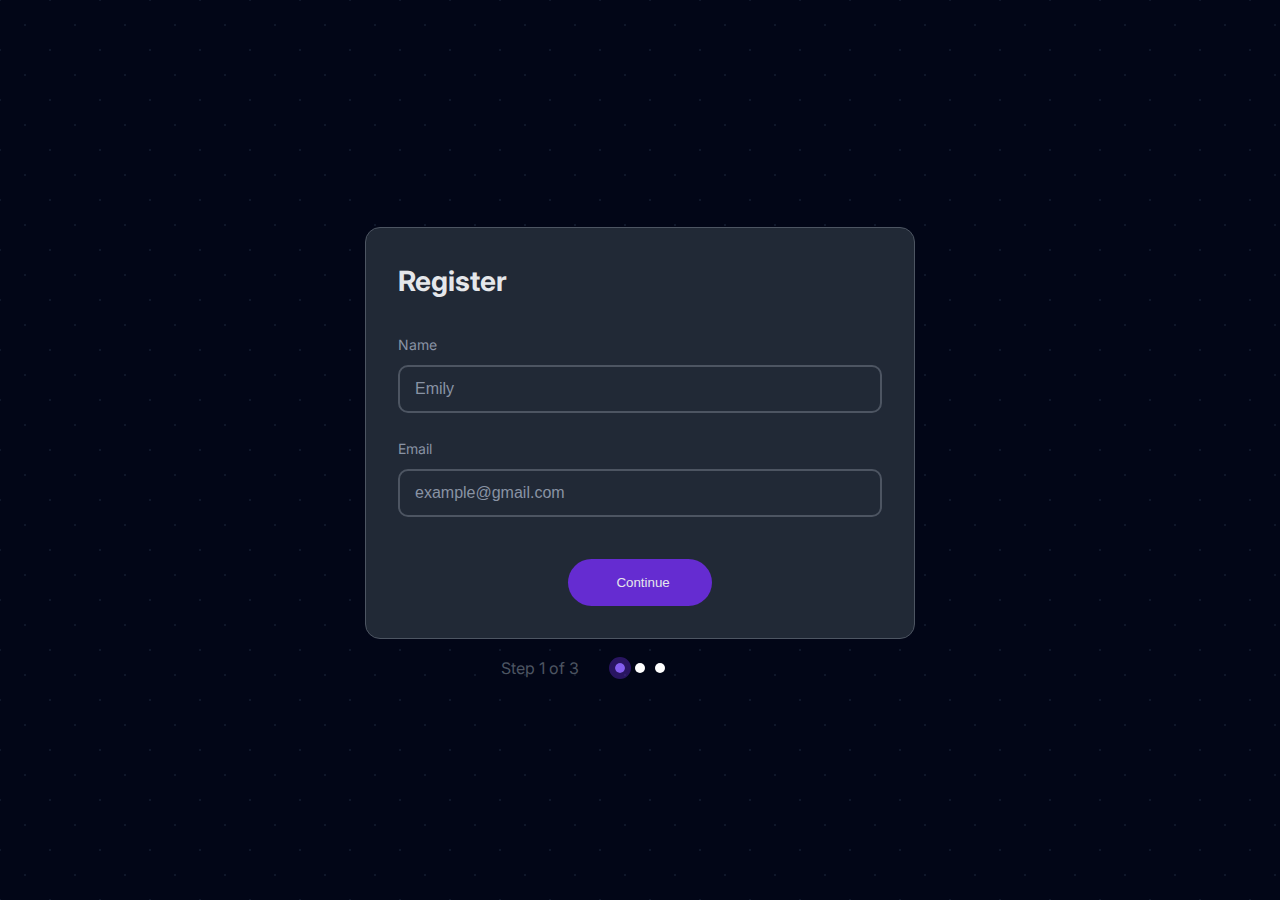
<file: devchallenges/signup-challenge/index.html>
<!DOCTYPE html>
<html lang="en">
  <head>
    <meta charset="UTF-8" />
    <meta name="viewport" content="width=device-width, initial-scale=1.0" />
    <link rel="stylesheet" href="css/styles.css" />
    <title>Responsive Web Developer Starter - devchallenges.io</title>
    <link
      rel="icon"
      href="images/favicon.ico"
      type="image/x-icon"
      sizes="any"
    />
  </head>
  <body>
    <main>
      <section class="register">
        <div class="card" style="">
          <h2>Register</h2>

          <div class="inputs-sect">
            <div class="input-div name">
              <label for="name">Name</label>
              <input class="input" required type="text" placeholder="Emily" />
              <div class="err-name"></div>
            </div>

            <div class="input-div email">
              <label for="name">Email</label>
              <input
                class="input"
                type="email"
                required
                placeholder="example@gmail.com"
              />
              <div class="err-email"></div>
            </div>
          </div>

          <button class="btn-register">Continue</button>
        </div>

        <div class="card" style="display: none">
          <h2>Which topics are you interest in?</h2>

          <button class="btn-topics seleccionado">Software Development</button>
          <button class="btn-topics">User Experience</button>
          <button class="btn-topics">Graphic Design</button>

          <button class="btn-register">Continue</button>
        </div>

        <div class="selector">
          <div class="steps">Step 1 of 3</div>

          <div class="dots">
            <div class="dot selected seen"></div>
            <div class="dot"></div>
            <div class="dot"></div>
          </div>
        </div>
      </section>
    </main>
    <script src="js/nameMail.js"></script>
  </body>
</html>
</file>
<file: devchallenges/signup-challenge/css/styles.css>
@import url('https://fonts.googleapis.com/css2?family=Inter&display=swap');

:root {
  --dk-purple: #652cd1;
  --lg-purple: #845eee;

  --card-bg: #4d5562;
  --carg-bg2: #394150;

  --dk-bg: #121826;
  --bg: #212936;

  --white: #e5e7eb;
}

/* Reset some default styles */
body,
h1,
h2,
h3,
p,
ul,
li {
  margin: 0;
  padding: 0;
}

a {
  text-decoration: none;
  color: inherit;
}

html {
  box-sizing: border-box;
}
*,
*:before,
*:after {
  box-sizing: inherit;
}

/* Add some styles for body*/
body {
  min-height: 100vh;
  max-width: 1280px;
  margin: 0 auto;
  background: #020617;
  color: #cbd5e1;
  font-family: 'Inter', sans-serif;
  line-height: 1.5;
  background-image: radial-gradient(#0f172a 1px, transparent 0),
    radial-gradient(#0f172a 1px, transparent 0);
  background-position: 0 0, 25px 25px;
  background-attachment: fixed;
  background-size: 50px 50px;
  overflow-x: hidden;
}
main {
  display: flex;
  justify-content: center;
  align-items: center;
  height: 100vh;
}

/*! Mobile first */
.register {
  display: flex;
  flex-direction: column;
  justify-content: center;
  align-items: center;

  gap: 1.5rem;
  width: 80%;
}

.card {
  border: 1px solid var(--card-bg);
  border-radius: 15px;

  background-color: var(--bg);
  padding: 2rem;
  width: 80%;
  max-width: 550px;

  display: flex;
  flex-direction: column;
  gap: 2rem;

  h2 {
    color: var(--white);
    font-size: 1.75rem;
  }
}

.inputs-sect {
  display: flex;
  flex-direction: column;
  gap: 15px;

  color: #8993a4;
}

.input-div {
  display: flex;
  flex-direction: column;
  gap: 10px;

  label {
    font-size: 0.875rem;
  }

  .input {
    height: 3rem;
    border-radius: 10px;
    padding: 15px;

    background-color: var(--bg);
    border: 2px solid var(--card-bg);

    font-size: 1rem;
    color: var(--white);
    outline: none;
  }
  .input::placeholder {
    color: #8993a4;
  }
  .input:focus {
    border: 2px solid var(--lg-purple);
  }
}

.btn-register {
  margin: auto;

  padding: 1rem 10%;
  max-width: 9rem;

  text-align: center;

  border-radius: 25px;
  border: none;

  background-color: var(--dk-purple);
  color: var(--white);
}
.btn-register:hover {
  background-color: var(--lg-purple);
  cursor: pointer;
}

.selector {
  display: flex;
  justify-content: center;
  align-items: center;
}

.steps {
  color: var(--card-bg);
  position: absolute;
  transform: translateX(-100px);
}

.dots {
  display: flex;
  justify-content: center;
  gap: 10px;
  align-items: center;

  .dot {
    width: 10px;
    height: 10px;

    background-color: #fff;
    border-radius: 50%;
  }

  .selected {
    outline: 6px solid rgba(101, 44, 209, 0.4);
  }
  .seen {
    background-color: var(--lg-purple);
  }
}

.btn-topics {
  height: 50px;
  border-radius: 15px;
  border-style: none;
  border: 1px solid var(--card-bg);
  background-color: var(--carg-bg2);
  color: #8993a4;
  font-size: 16px;
}

.seleccionado {
  background-color: violet;
}

@media screen and (min-width: 720px) {
}
</file>
